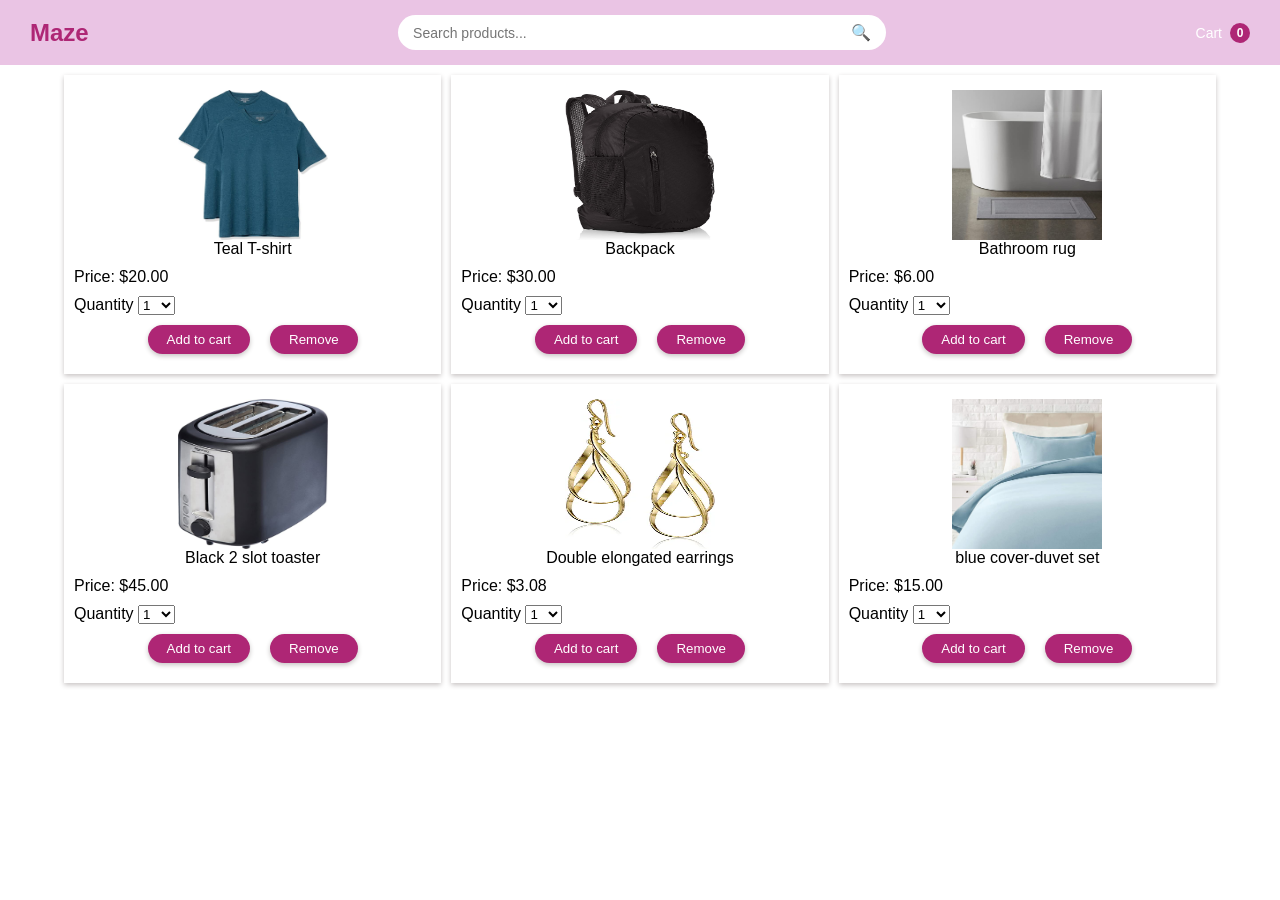
<file: html/index.html>
<!doctype html>
<html lang="en">
  <head>
    <meta charset="UTF-8" />
    <meta name="viewport" content="width=device-width, initial-scale=1.0" />
    <title>My Shop</title>
    <link rel="stylesheet" href="../css-styling/index.css" />
  </head>
  <body>
    <!-- HEADER -->
    <header class="header">
      <a href="index.html" class="header-logo">Maze</a>

      <div class="header-search">
        <input type="text" placeholder="Search products..." />
        <button>&#128269;</button>
      </div>

      <a href="checkout.html" class="header-cart">
        Cart
        <div class="cart-quantity">
          <span class="js-cart-quantity">0</span>
        </div>
      </a>
    </header>

    <!-- PRODUCT GRID (populated by cart.js) -->
    <div class="js-product-grid"></div>

   

    <!-- SCRIPTS -->
    <script type="module" src="../scriptss/cart.js"></script>
  </body>
</html>
</file>
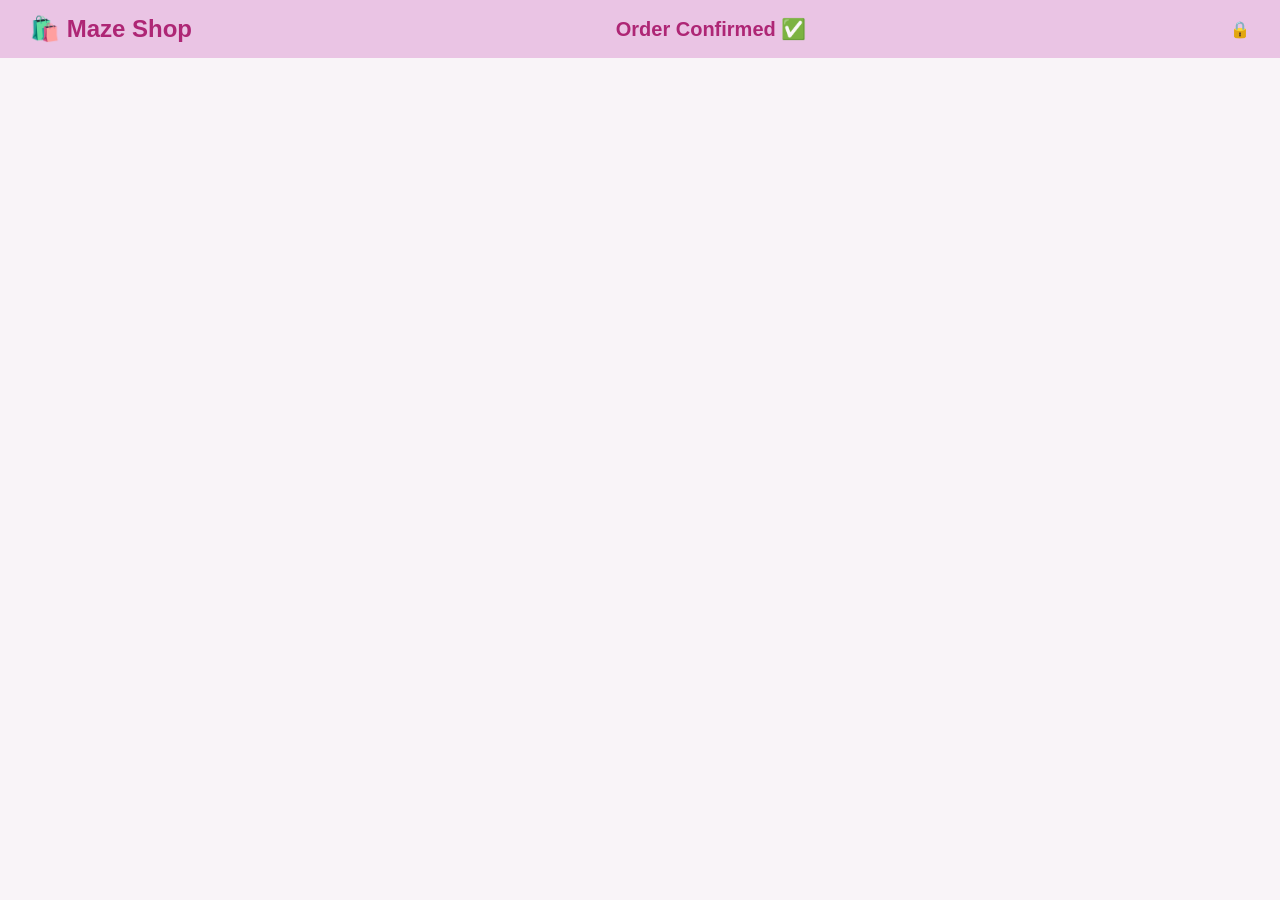
<file: html/confirmation.html>
<!doctype html>
<html lang="en">
  <head>
    <meta charset="UTF-8" />
    <meta name="viewport" content="width=device-width, initial-scale=1.0" />
    <title>Document</title>
    <link rel="stylesheet" href="../css-styling/confirmation.css" />
  </head>
  <body>
    <div class="confirmation-header">
      <a class="header-logo" href="/html/index.html">🛍️ Maze Shop</a>
      <div class="header-title">Order Confirmed ✅</div>
      <div>🔒</div>
    </div>

    <!-- CONFIRMATION SECTION (empty, JS fills it) -->
    <div class="js-confirmation-display"></div>
    <script type="module" src="../scriptss/confirmation.js"></script>
  </body>
</html>
</file>
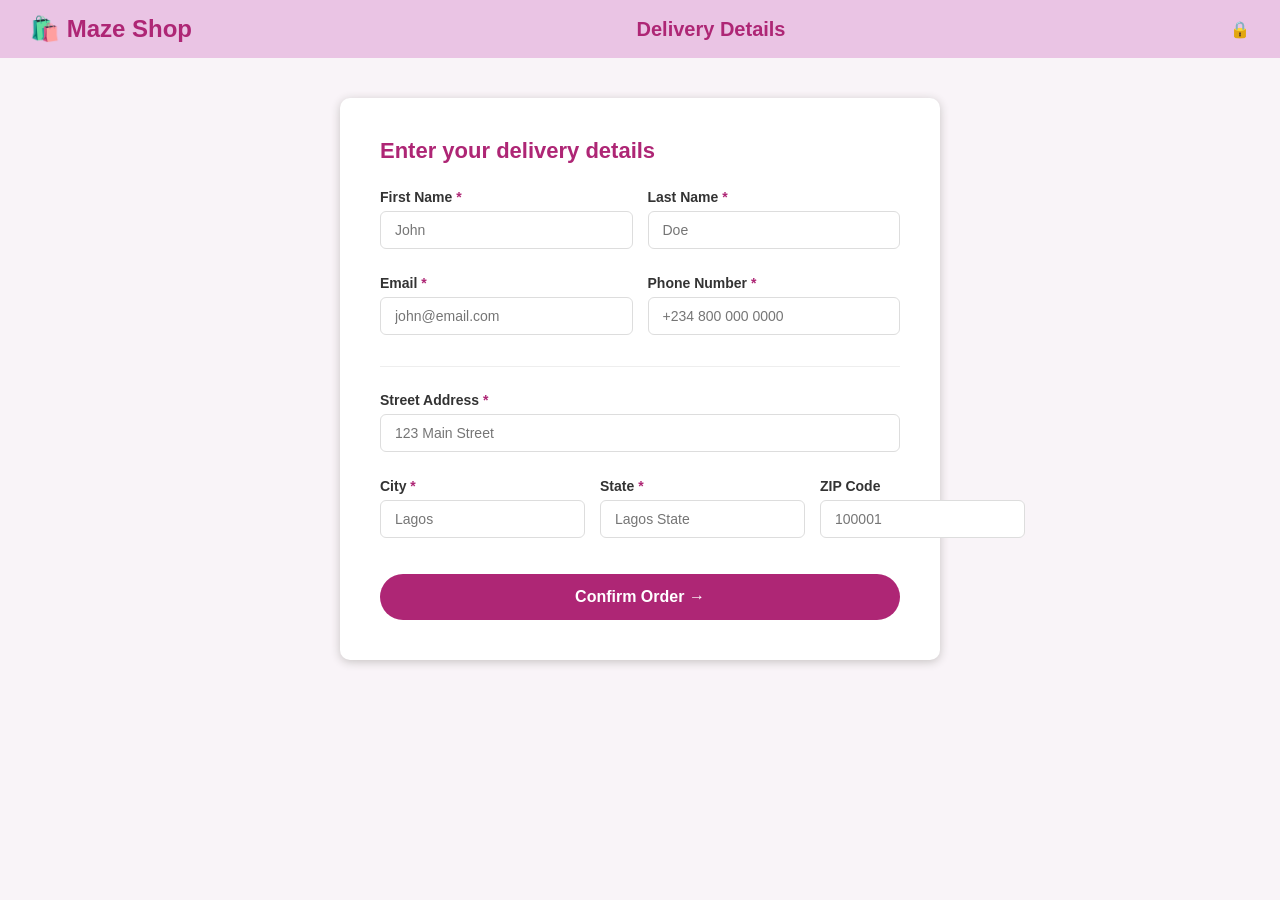
<file: html/order.html>
<!doctype html>
<html lang="en">
  <head>
    <meta charset="UTF-8" />
    <meta name="viewport" content="width=device-width, initial-scale=1.0" />
    <title>Document</title>
    <link rel="stylesheet" href="../css-styling/order.css" />
  </head>
  <body>
    <!-- HEADER -->
    <div class="order-header">
      <a class="header-logo" href="/html/index.html">🛍️ Maze Shop</a>
      <div class="order-header-middle">Delivery Details</div>
      <div>🔒</div>
    </div>

    <!-- FORM -->
    <div class="form-wrapper">
      <h2>Enter your delivery details</h2>

      <form id="order-form">
        <!-- NAME ROW -->
        <div class="form-row">
          <div class="form-group">
            <label for="first-name"
              >First Name <span class="required">*</span></label
            >
            <input
              class="js-first-name"
              id="first-name"
              type="text"
              placeholder="John"
            />
            <p class="js-display"></p>
          </div>
          <div class="form-group">
            <label for="last-name"
              >Last Name <span class="required">*</span></label
            >
            <input
              class="js-last-name"
              id="last-name"
              type="text"
              placeholder="Doe"
            />
            <p class="js-display1"></p>
          </div>
        </div>

        <!-- EMAIL & PHONE -->
        <div class="form-row">
          <div class="form-group">
            <label for="email">Email <span class="required">*</span></label>
            <input
              class="js-email"
              id="email"
              type="email"
              placeholder="john@email.com"
            />
            <p class="js-display2"></p>
          </div>
          <div class="form-group">
            <label for="phone"
              >Phone Number <span class="required">*</span></label
            >
            <input
              class="js-phone"
              id="phone"
              type="tel"
              placeholder="+234 800 000 0000"
            />
            <p class="js-display3"></p>
          </div>
        </div>

        <hr />

        <!-- ADDRESS -->
        <div class="form-row full-width">
          <div class="form-group">
            <label for="address"
              >Street Address <span class="required">*</span></label
            >
            <input
              class="js-address"
              id="address"
              type="text"
              placeholder="123 Main Street"
            />
            <p class="js-display4"></p>
          </div>
        </div>

        <!-- CITY, STATE, ZIP -->
        <div class="form-row">
          <div class="form-group">
            <label for="city">City <span class="required">*</span></label>
            <input class="js-city" id="city" type="text" placeholder="Lagos" />
            <p class="js-display5"></p>
          </div>
          <div class="form-group">
            <label for="state">State <span class="required">*</span></label>
            <input
              class="js-state"
              id="state"
              type="text"
              placeholder="Lagos State"
            />
            <p class="js-display6"></p>
          </div>
          <div class="form-group">
            <label for="zip">ZIP Code</label>
            <input class="js-zip" id="zip" type="text" placeholder="100001" />
            <p class="js-display7"></p>
          </div>
        </div>

        <button class="submit-btn js-submit-btn" type="button">
          Confirm Order →
        </button>
      </form>
    </div>

    <script type="module" src="../scriptss/orderSummary.js"></script>
  </body>
</html>
</file>
<file: css-styling/index.css>
* {
      margin: 0;
      padding: 0;
      box-sizing: border-box;
      font-family: Arial, sans-serif;
    }

    .header {
      background-color: rgb(234, 196, 228);
      padding: 15px 30px;
      display: flex;
      align-items: center;
      justify-content: space-between;
    }

    .header-logo {
      color: #ae2675;
      font-size: 24px;
      font-weight: bold;
      text-decoration: none;
    }

    .header-search {
      display: flex;
      align-items: center;
      background: white;
      border-radius: 25px;
      padding: 8px 15px;
      width: 40%;
    }

    .header-search input {
      border: none;
      outline: none;
      width: 100%;
      font-size: 14px;
    }

    .header-search button {
      background: none;
      border: none;
      cursor: pointer;
      color: #1a1a2e;
      font-size: 16px;
    }

    .header-cart {
      position: relative;
      color: white;
      text-decoration: none;
      display: flex;
      align-items: center;
      gap: 8px;
      font-size: 14px;
    }

    .cart-quantity {
      background:  #ae2675;
      color: white;
      border-radius: 50%;
      width: 20px;
      height: 20px;
      display: flex;
      align-items: center;
      justify-content: center;
      font-size: 12px;
      font-weight: bold;
    }

/* GRID SECTION */
    .js-product-grid {
        display: grid;
        grid-template-columns: 1fr 1fr 1fr;
        column-gap: 10px;
        row-gap: 10px;
        margin: 10px auto;
        width: 90%;

    }

    .grid-item {
        background-color: transparent;
        display: flex;
        flex-direction: column ;
        row-gap: 10px;
        box-shadow: 0px 2px 5px rgb(199, 195, 195) ;
        padding: 10px;

    }

    .productIimage-and-text {
       display: flex;
        flex-direction: column;
        justify-content: center;
        align-items: center;
    }

    .image-size {
        width: 150px;
        height: 150px;
        margin-top: 5px;
        
    }

    .buttons {
      display: flex;
      justify-content: center;
      align-items: center;
     column-gap: 20px;
    }

    .css-addToCartButton {
      padding: 6px 18px;
      background-color: #ae2675;
      color: white;
      margin-bottom: 10px;
      border: 1px solid transparent;
      box-shadow: 0px 2px 5px rgb(199, 195, 195);
      border-radius: 25px;
    }

    .css-addToCartButton:hover {
      background-color: palevioletred;
    }
</file>
<file: css-styling/confirmation.css>
* {
        margin: 0;
        padding: 0;
        box-sizing: border-box;
        font-family: Arial, sans-serif;
      }
 
      body {
        background-color: #f9f4f8;
        min-height: 100vh;
      }
 
      .confirmation-header {
        background-color: rgb(234, 196, 228);
        padding: 15px 30px;
        display: flex;
        align-items: center;
        justify-content: space-between;
      }
 
      .header-logo {
        color: #ae2675;
        font-size: 24px;
        font-weight: bold;
        text-decoration: none;
      }
 
      .header-title {
        color: #ae2675;
        font-size: 20px;
        font-weight: bold;
      }

       /* CONFIRMATION BOX */
      .confirmation-box {
        max-width: 600px;
        margin: 40px auto;
        background: white;
        border-radius: 10px;
        box-shadow: 0px 2px 10px rgb(199, 195, 195);
        padding: 40px;
      }
 
      .thank-you {
        text-align: center;
        margin-bottom: 30px;
      }
 
      .thank-you h1 {
        color: #ae2675;
        font-size: 26px;
        margin-bottom: 8px;
      }
 
      .thank-you p {
        color: #666;
        font-size: 15px;
      }
 
      .order-details {
        background-color: #f9f4f8;
        border-radius: 8px;
        padding: 20px 25px;
        margin-bottom: 25px;
      }
 
      .detail-row {
        display: flex;
        justify-content: space-between;
        padding: 10px 0;
        border-bottom: 1px solid #eee;
        font-size: 14px;
      }
 
      .detail-row:last-child {
        border-bottom: none;
      }
 
      .detail-label {
        font-weight: bold;
        color: #333;
      }
 
      .detail-value {
        color: #555;
        text-align: right;
        max-width: 60%;
      }
 
      hr {
        border: none;
        border-top: 1px solid #ddd;
        margin: 5px 0;
      }
 
      .order-total .detail-value {
        color: #ae2675;
        font-weight: bold;
        font-size: 16px;
      }
 
      .continue-btn {
        display: block;
        text-align: center;
        background-color: #ae2675;
        color: white;
        padding: 14px;
        border-radius: 25px;
        text-decoration: none;
        font-size: 16px;
        font-weight: bold;
        transition: background-color 0.2s;
      }
 
      .continue-btn:hover {
        background-color: palevioletred;
      }
</file>
<file: css-styling/order.css>
* {
        margin: 0;
        padding: 0;
        box-sizing: border-box;
        font-family: Arial, sans-serif;
      }
 
      body {
        background-color: #f9f4f8;
        min-height: 100vh;
      }
 
      /* HEADER */
      .order-header {
        background-color: rgb(234, 196, 228);
        padding: 15px 30px;
        display: flex;
        align-items: center;
        justify-content: space-between;
      }
 
      .header-logo {
        color: #ae2675;
        font-size: 24px;
        font-weight: bold;
        text-decoration: none;
      }
 
      .order-header-middle {
        color: #ae2675;
        font-size: 20px;
        font-weight: bold;
      }
 
      /* FORM SECTION */
      .form-wrapper {
        max-width: 600px;
        margin: 40px auto;
        background: white;
        border-radius: 10px;
        box-shadow: 0px 2px 10px rgb(199, 195, 195);
        padding: 40px;
      }
 
      .form-wrapper h2 {
        color: #ae2675;
        margin-bottom: 25px;
        font-size: 22px;
      }
 
      .form-row {
        display: flex;
        gap: 15px;
        margin-bottom: 20px;
      }
 
      .form-group {
        display: flex;
        flex-direction: column;
        flex: 1;
        gap: 6px;
      }
 
      .form-group label {
        font-size: 14px;
        font-weight: bold;
        color: #333;
      }
 
      .form-group input {
        padding: 10px 14px;
        border: 1px solid #ddd;
        border-radius: 6px;
        font-size: 14px;
        outline: none;
        transition: border-color 0.2s;
      }
 
      .form-group input:focus {
        border-color: #ae2675;
      }
 
      .full-width {
        margin-bottom: 20px;
      }
 
      .full-width .form-group {
        width: 100%;
      }
 
      hr {
        border: none;
        border-top: 1px solid #eee;
        margin: 25px 0;
      }
 
      .submit-btn {
        width: 100%;
        padding: 14px;
        background-color: #ae2675;
        color: white;
        border: none;
        border-radius: 25px;
        font-size: 16px;
        font-weight: bold;
        cursor: pointer;
        transition: background-color 0.2s;
        margin-top: 10px;
      }
 
      .submit-btn:hover {
        background-color: palevioletred;
      }
 
      .required {
        color: #ae2675;
      }
</file>
